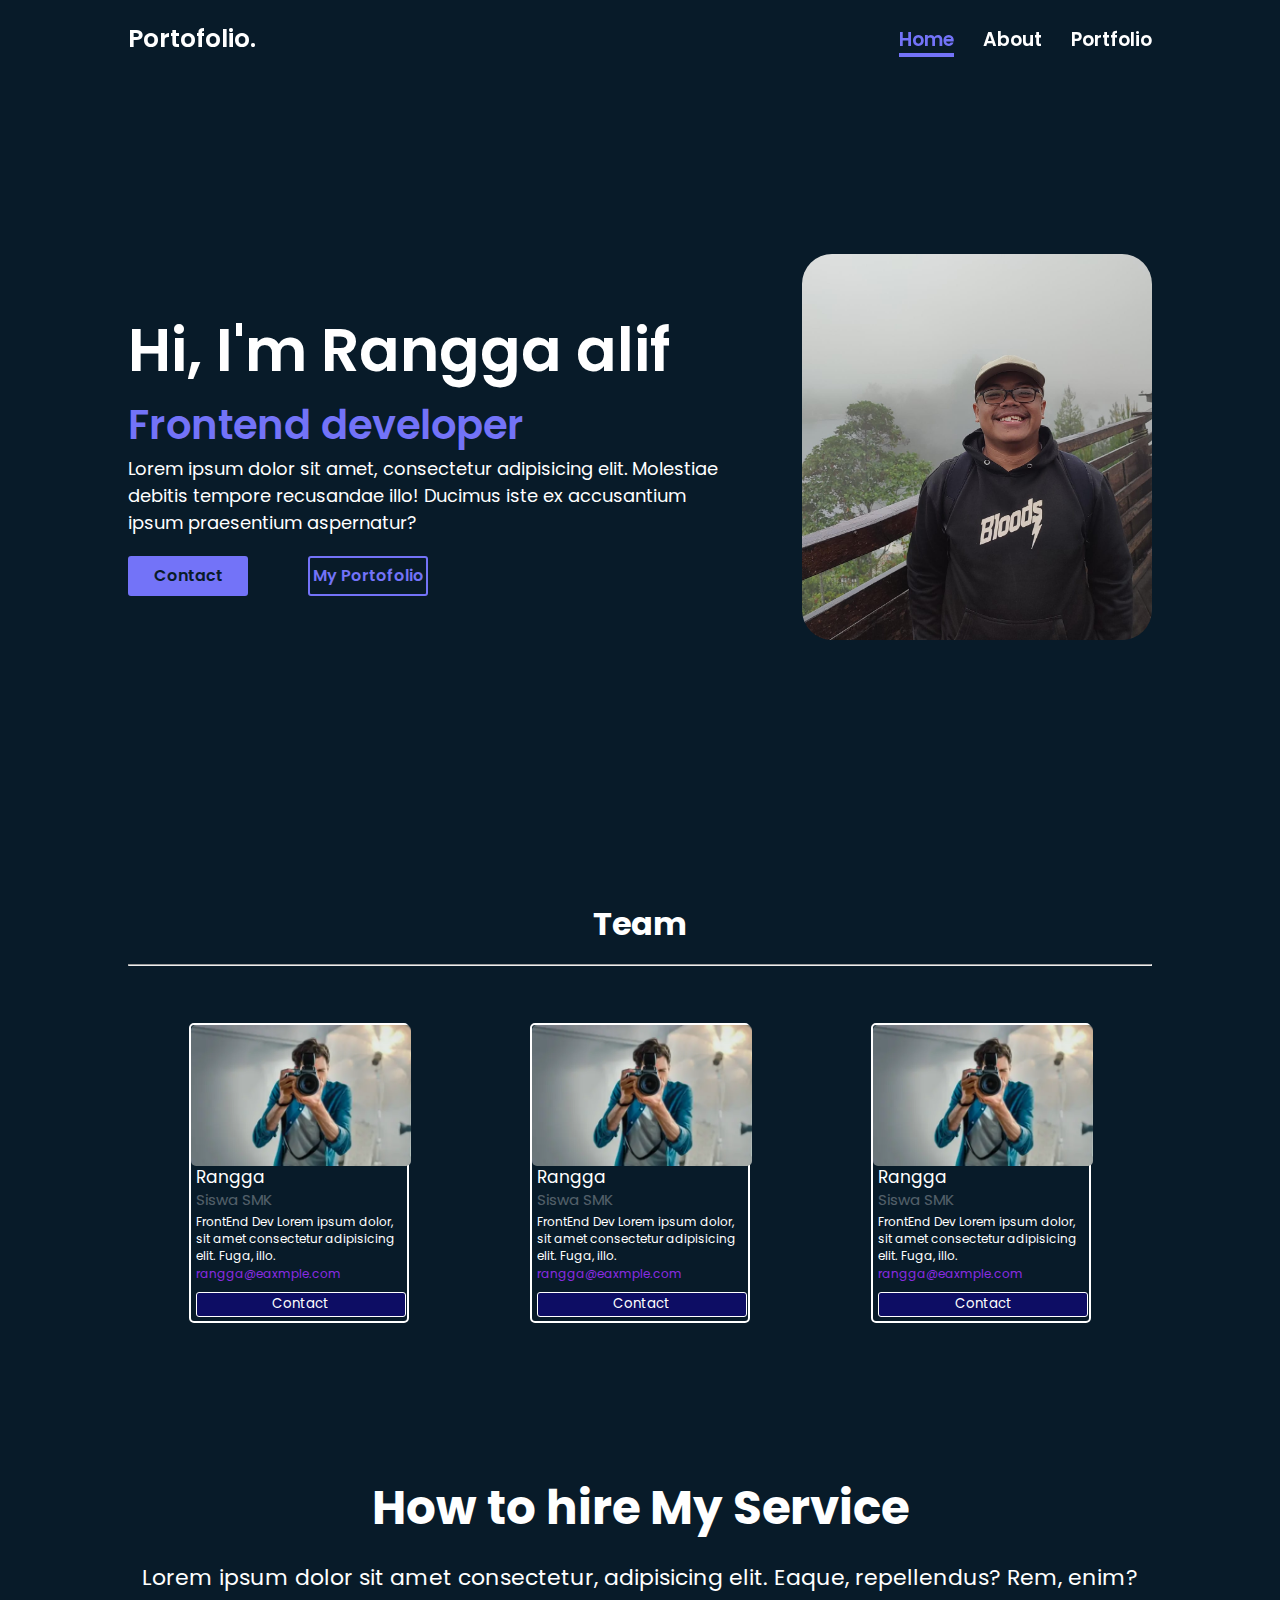
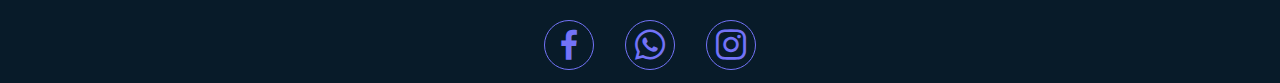
<file: page/index.html>
<!DOCTYPE html>
<html lang="en">
<head>
    <meta charset="UTF-8">
    <meta name="viewport" content="width=device-width, initial-scale=1.0">
    <title>Document</title>
    <link rel="stylesheet" href="../style/index.css">
    <link href='https://unpkg.com/boxicons@2.1.4/css/boxicons.min.css' rel='stylesheet'>
</head>
<body>
    <header class="header">
        <a href="#" class="logo">Portofolio.</a>
        <nav class="navbar">
            <a href="./index.html" class="home">Home</a>
            <a href="./about.html">About</a>
            <a href="./portofolio.html">Portfolio</a>
        </nav>
    </header>
    <div class="main">
        <section class="main-content">
            <h1>Hi, I'm Rangga alif</h1>
            <h3>Frontend developer</h3>
            <p>Lorem ipsum dolor sit amet, consectetur adipisicing elit. Molestiae debitis tempore recusandae illo! Ducimus iste ex accusantium ipsum praesentium aspernatur?</p>
            <section class="main-btn">
                <a href="#">Contact</a>
                <a href="#">My Portofolio</a>
            </section>
        </section>
        <section class="img">
            <img src="../profile2.jpg" alt="">
        </section>
        
    </div>
    <div class="main-card">
        <h1>Team</h1>
        <hr class="horizon">
        <div class="team-card">
                <div class="card">
                    <img src="../baru.webp" alt="">
                    <section class="sect">
                        <p style="margin-bottom: 5px;">Rangga</p>
                        <p style="opacity: 0.3; font-size: 15px; margin-bottom: 5px;">Siswa SMK</p>
                        <p style=" font-size: 12px;">FrontEnd Dev Lorem ipsum dolor, sit amet consectetur adipisicing elit. Fuga, illo.</p>
                        <span style="font-size: 12px; color: blueviolet;">rangga@eaxmple.com</span>
                        <button>Contact</button>
                    </section>
                </div>
                <div class="card">
                    <img src="../baru.webp" alt="">
                    <section class="sect">
                        <p style="margin-bottom: 5px;">Rangga</p>
                        <p style="opacity: 0.3; font-size: 15px; margin-bottom: 5px;">Siswa SMK</p>
                        <p style=" font-size: 12px;">FrontEnd Dev Lorem ipsum dolor, sit amet consectetur adipisicing elit. Fuga, illo.</p>
                        <span style="font-size: 12px; color: blueviolet;">rangga@eaxmple.com</span>
                        <button>Contact</button>
                    </section>
                </div>
                <div class="card">
                    <img src="../baru.webp" alt="">
                    <section class="sect">
                        <p style="margin-bottom: 5px;">Rangga</p>
                        <p style="opacity: 0.3; font-size: 15px; margin-bottom: 5px;">Siswa SMK</p>
                        <p style=" font-size: 12px;">FrontEnd Dev Lorem ipsum dolor, sit amet consectetur adipisicing elit. Fuga, illo.</p>
                        <span style="font-size: 12px; color: blueviolet;">rangga@eaxmple.com</span>
                        <button>Contact</button>
                    </section>
                </div>
            </div>
    </div>
        <footer class="footer">
            <h3>How to hire My Service</h3>
            <p>Lorem ipsum dolor sit amet consectetur, adipisicing elit. Eaque, repellendus? Rem, enim?</p>
            <a href=""><i class='bx bxl-facebook'></i></a>
            <a href=""><i class='bx bxl-whatsapp'></i></a>
            <a href=""><i class='bx bxl-instagram'></i></a>
        </footer>
</body>
</html>
</file>
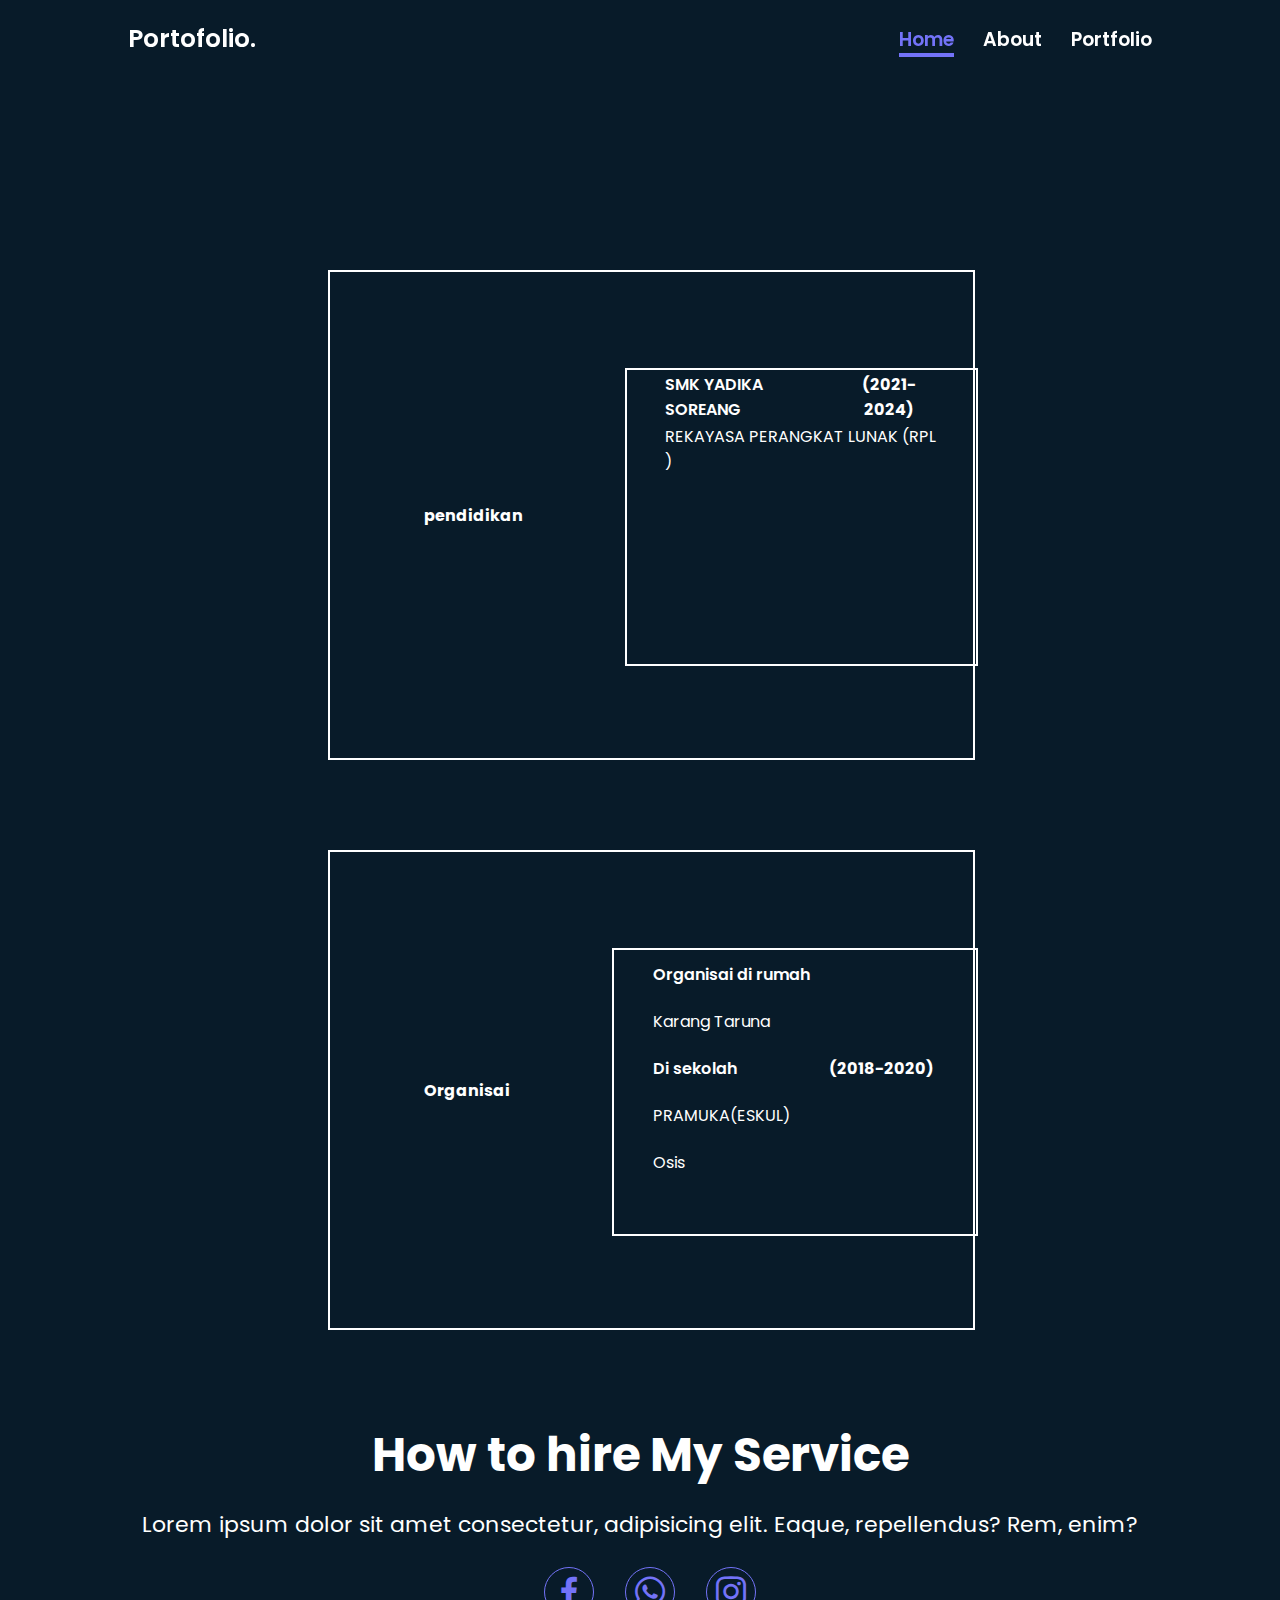
<file: page/about.html>
<!DOCTYPE html>
<html lang="en">
<head>
    <meta charset="UTF-8">
    <meta name="viewport" content="width=device-width, initial-scale=1.0">
    <title>Document</title>
    <link rel="stylesheet" href="../style/index.css">
    <link href='https://unpkg.com/boxicons@2.1.4/css/boxicons.min.css' rel='stylesheet'>

</head>
<body>
    <header class="header">
        <a href="#" class="logo">Portofolio.</a>
        <nav class="navbar">
            <a href="./index.html" class="home">Home</a>
            <a href="./about.html">About</a>
            <a href="./portofolio.html">Portfolio</a>
        </nav>
    </header>
<div class="table">
    <table class="table" width="70%" >
        <tr>
            <th rowspan="3" height="400px">pendidikan</th>
        </tr>
        <tr>
            <td></td>
        </tr>

        <tr>
            <td colspan="3">
                <!-- Tabel di dalam tabel -->
                <table class="table2" width="100%"> 
                    <tr height="45px">
                        <td style="font-weight: 600;">SMK YADIKA SOREANG</td>
                        <th>(2021-2024)</th>
                    
                    </tr>
                    <tr  height="45px">
                        <td colspan="2"><p>REKAYASA PERANGKAT LUNAK (RPL )</p></td>
                    </tr>
                    <tr  height="45px">
                        <td style="font-weight:600;"></td>
                        <th></th>
                    </tr>
                    <tr  height="45px">
                        <td colspan="2"></td>
                    </tr>
                    <tr height="45px" >
                        <td colspan="2"></td>
                    </tr>
                    <tr height="45px" >
                        <td colspan="2"></td>
                    </tr>
                </table>
            </td>
        </tr>
    </table>
    <table class="table2" width="70%" >
        <tr>
            <th rowspan="3" height="400px">Organisai</th>
        </tr>
        <tr>
        </tr>

        <tr>
            <td colspan="3">
                <!-- Tabel di dalam tabel -->
                <table class="table2" width="100%"> 
                    <tr height="45px">
                        <td style="font-weight: 600;">Organisai di rumah</td>
                        <th></th>
                    
                    </tr>
                    <tr  height="45px">
                        <td colspan="2"><p>Karang Taruna</p></td>
                    </tr>
                    <tr  height="45px">
                        <td style="font-weight:600;">Di sekolah</td>
                        <th>(2018-2020)</th>
                    </tr>
                    <tr  height="45px">
                        <td colspan="2">PRAMUKA(ESKUL)</td>
                    </tr>
                    <tr height="45px" >
                        <td colspan="2">Osis</td>
                    </tr>
                    <tr height="45px" >
                        <td colspan="2"></td>
                    </tr>
                </table>
            </td>
        </tr>
    </table>
</div>


    <footer class="footer">
        <h3>How to hire My Service</h3>
        <p>Lorem ipsum dolor sit amet consectetur, adipisicing elit. Eaque, repellendus? Rem, enim?</p>
        <a href=""><i class='bx bxl-facebook'></i></a>
        <a href=""><i class='bx bxl-whatsapp'></i></a>
        <a href=""><i class='bx bxl-instagram'></i></a>
    </footer>
</body>
</html>
</file>
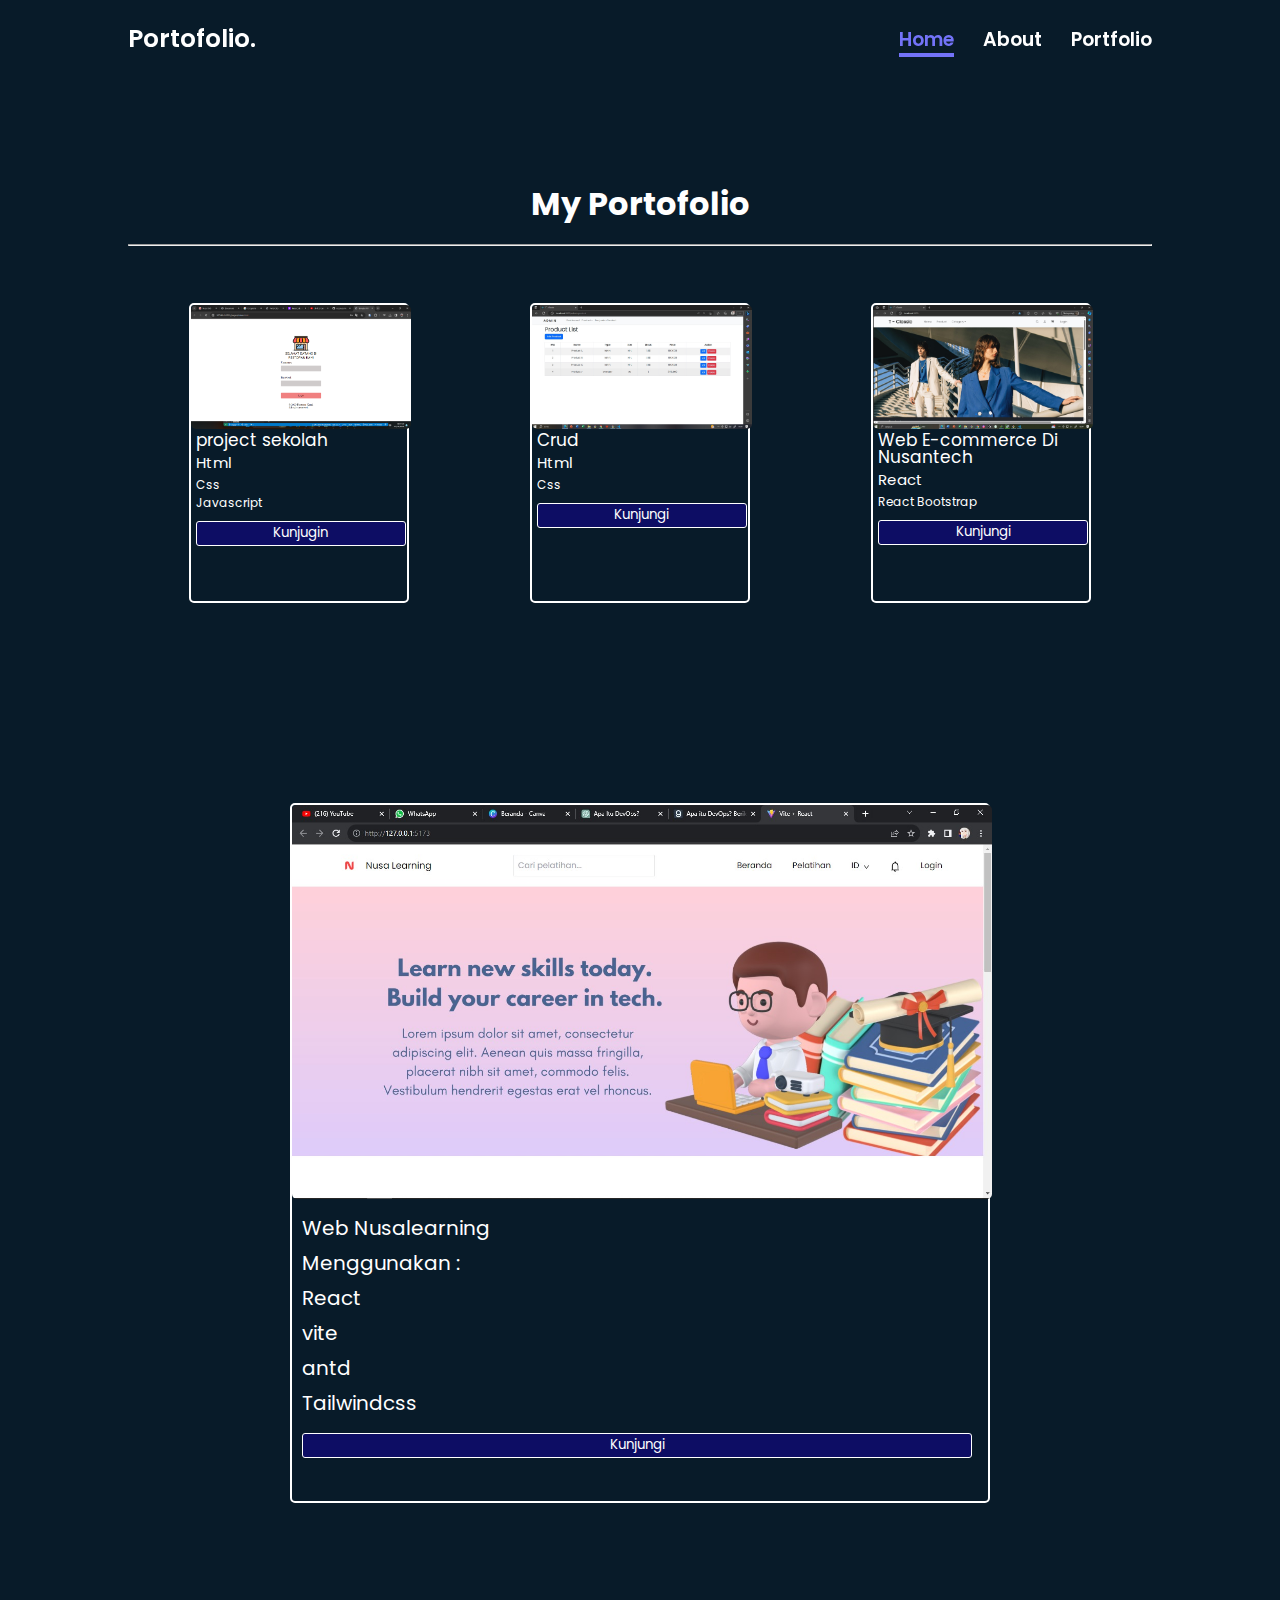
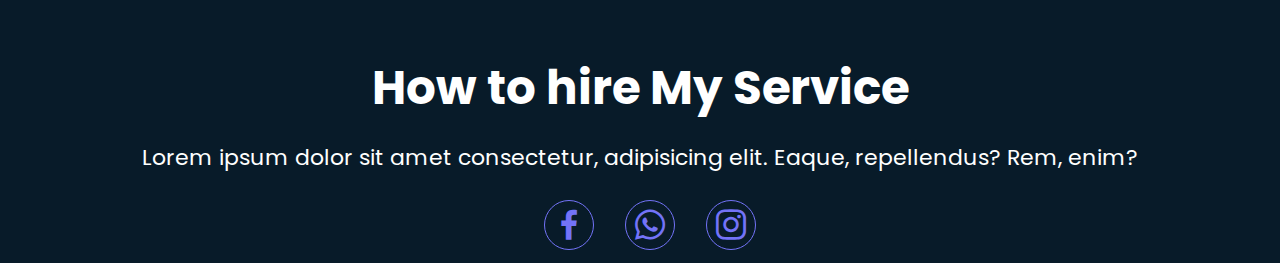
<file: page/portofolio.html>
<!DOCTYPE html>
<html lang="en">
<head>
    <meta charset="UTF-8">
    <meta name="viewport" content="width=device-width, initial-scale=1.0">
    <title>Document</title>
    <link rel="stylesheet" href="../style/index.css">
    <link href='https://unpkg.com/boxicons@2.1.4/css/boxicons.min.css' rel='stylesheet'>
</head>
<body>
    <header class="header">
        <a href="#" class="logo">Portofolio.</a>
        <nav class="navbar">
            <a href="./index.html" class="home">Home</a>
            <a href="./about.html">About</a>
            <a href="./portofolio.html">Portfolio</a>
        </nav>
    </header>

    <div class="card-port">
        <h1>My Portofolio</h1>
        <hr>
        <div class="team-card">
            <div class="card">
                <img src="../Screenshot (18).png" alt="">
                <section class="sect">
                    <p style="margin-bottom: 5px;">project sekolah</p>
                    <p style=" font-size: 15px; margin-bottom: 5px;">Html</p>
                    <p style=" font-size: 12px;">Css</p>
                    <span style="font-size: 12px;">Javascript</span>
                    <button>Kunjugin</button>
                </section>
            </div>
            <div class="card">
                <img src="../2.jpg" alt="">
                <section class="sect">
                    <p style="margin-bottom: 5px;">Crud</p>
                    <p style=" font-size: 15px; margin-bottom: 5px;">Html</p>
                    <p style=" font-size: 12px;">Css</p>
                    <button>Kunjungi</button>
                </section>
            </div>
            <div class="card">
                <img src="../3.jpg" alt="">
                <section class="sect">
                    <p style="margin-bottom: 5px;">Web E-commerce Di Nusantech</p>
                    <p style=" font-size: 15px; margin-bottom: 5px;">React</p>
                    <p style=" font-size: 12px;">React Bootstrap</p>
                    <button>Kunjungi</button>
                </section>
            </div>
        </div>
        <div class="project">
            <div class="card2">
                <img src="../1.jpg" alt="">
                <section class="sect">
                    <p style="margin-bottom: 5px;">Web Nusalearning</p>
                    <p style="margin-bottom: 5px;">Menggunakan :</p>
                    <p style=" font-size: 20px; margin-bottom: 5px;">React</p>
                    <p style=" font-size: 20px; margin-bottom: 5px;">vite</p>
                    <p style=" font-size: 20px; margin-bottom: 5px;">antd</p>
                    <p style=" font-size: 20px; margin-bottom: 5px;">Tailwindcss</p>
                    <button>Kunjungi</button>
                </section>
            </div>
       
        </div>
    </div>

    <footer class="footer">
        <h3>How to hire My Service</h3>
        <p>Lorem ipsum dolor sit amet consectetur, adipisicing elit. Eaque, repellendus? Rem, enim?</p>
        <a href=""><i class='bx bxl-facebook'></i></a>
        <a href=""><i class='bx bxl-whatsapp'></i></a>
        <a href=""><i class='bx bxl-instagram'></i></a>
    </footer>
</body>
</html>
</file>
<file: style/index.css>
@import url('https://fonts.googleapis.com/css2?family=Poppins:wght@300;500&display=swap');
*{
    margin: 0;
    padding: 0;
    font-family: 'Poppins', sans-serif;
    box-sizing: border-box;
}
body{
    background: #081b29;
    color: white;
}
.header{
    position: fixed;
    top: 0;
    left: 0;
    width: 100%;
    padding: 20px 10%;
    background-color: transparent;
    display: flex;
    justify-content: space-between;
    align-items: center;
    z-index: 100;
}
.logo{
    font-size: 25px;
    color:white;
    text-decoration: none;
    font-weight: 600;

}
.navbar a{
    position: relative;
    font-size: 19px;
    font-weight: 600;
    text-decoration: none;
    color: white;
    margin-left: 25px;
    z-index: 1;
    transition: .5s;
}
.navbar a:hover,
.navbar a.home{
    border-bottom: 4px solid rgb(115, 115, 248);
    color: rgb(115, 115, 248);
}
.navbar a::before{
    content: '';
    position: absolute;
    top: 0;
    left: 0;
    width: 0;
    height: 100%;
    border-bottom: 4px solid rgb(115, 115, 248);
    z-index: -1;
    transition: .5s;
}
.navbar a:hover::before{
    width: 100%;
}

.main{
    display: flex;
    justify-content: space-between;
    align-items: center;
    height: 100vh;
    padding: 0 10%;
}
.main-content{
    width: 600px;
}
.main img{
    width: 350px;
    border-radius: 30px;
    transition: .5s;
}
.main img:hover{
    width: 450px;
    border-radius: 30px;
    transition: .5s;
}

.main-content h1{
    font-size: 60px;
    font-weight: 600;
}
.main-content h3{
    font-size: 40px;
    font-weight: 600;
    color:rgb(115, 115, 248) ;
}
.main-content p{
    font-size: 18px;
    margin-bottom: 20px;
}
.main-content .main-btn{
    display: flex;
    justify-content: space-between;
    width: 300px;
    height: 40px;

}
.main-btn a{
    position: relative;
    display: inline-flex;
    justify-content: center;
    align-items:center ;
    width: 120px;
    height: 100%;
    background-color:rgb(115, 115, 248);
    border: 2px solid rgb(115, 115, 248);
    border-radius: 3px;
    color: #081b29;
    text-decoration: none;
    font-weight: 600;
    z-index: 1;
}
.main-btn a:hover{
    color:rgb(115, 115, 248);

}
.main-btn a:nth-child(2){
    background: transparent;
    color:rgb(115, 115, 248) ;
}
.main-btn a:nth-child(2):hover{
    color: #081b29;

}

.main-btn a:nth-child(2)::before{
    background: rgb(115, 115, 248);
}
.main-btn a::before{
    content: '';
    position: absolute;
    top: 0;
    left: 0;
    width: 0;
    height: 100%;
    background: #081b29;
    z-index: -1;
    transition: .2s;
}
.main-btn a:hover::before{
    width: 100%;
}
.footer{
    text-align: center;
    font-size: 40px;
    line-height: 70px;
    
}
.footer p{
    font-size: 22px;
}
.footer a{
    display: inline-flex;
    justify-content: center;
    align-items: center;
    margin-left: 20px;
    width: 50px;
    height: 50px;
    border: 1px solid rgb(115, 115, 248);
    border-radius:100px ;
    color:rgb(115, 115, 248) ;
    text-decoration: none;
}
.main-card{
    text-align: center;
} 
.main-card hr{
    display: inline-flex;
    justify-content: center;
    align-items: center;
    width: 80%;
}
.team-card{
    display: flex;
    justify-content: space-around;
    align-items: center;
    padding: 0 10%;
}
.card{
    width: 220px;
    margin-top: 50px;
    font-size: 17px;
    /* border: 5px rgb(171, 171, 171) solid; */
    color: white;
    background-color: #081b29;
    border-radius: 5px;
    height: 300px;
    line-height: 17px;
    margin-bottom: 150px;
    border: 2px solid white;
}
.card2{
    width: 700px;
    margin-top: 50px;
    font-size: 17px;
    /* border: 5px rgb(171, 171, 171) solid; */
    color: white;
    background-color: #081b29;
    border-radius: 5px;
    height: 700px;
    line-height: 30px;
    margin-bottom: 150px;
    border: 2px solid white;
}

.card .sect{
    text-align: left;
    padding: 0 5px ;
    
}
.card2 .sect{
    text-align: left;
    padding: 5px 10px ;
    font-size: 20px;
    
}
.card img{
    width: 220px;
    border-radius: 5px;
}
.card2 img{
    width: 700px;
    border-radius: 5px;
}
.card button{
    width: 210px;
    justify-content: center;
    margin-top: 10px;
    background-color: rgb(13, 13, 100);
    color: white;
    height: 25px;
    border: 1px solid white;
    border-radius: 3px;
}
.card2 button{
    width: 670px;
    justify-content: center;
    margin-top: 10px;
    background-color: rgb(13, 13, 100);
    color: white;
    height: 25px;
    border: 1px solid white;
    border-radius: 3px;
}
.table{
    margin-top: 30vh;
    padding: 0 10%; 
    margin-bottom: 10vh;
    margin-left: 100px;

}
.table2{
    margin-top: 10vh;
    padding: 0 10%; 
    margin-bottom: 10vh;
    margin-left: 100px;
}
table{
    border: 2px solid white;
}
.card-port{
    margin-top: 20vh;
    text-align: center;
}

.card-port hr{
    display: inline-flex;
    justify-content: center;
    align-items: center;
    width: 80%;
}
.project{
    display: flex;
    justify-content: space-around;
    align-items: center;
}
</file>
